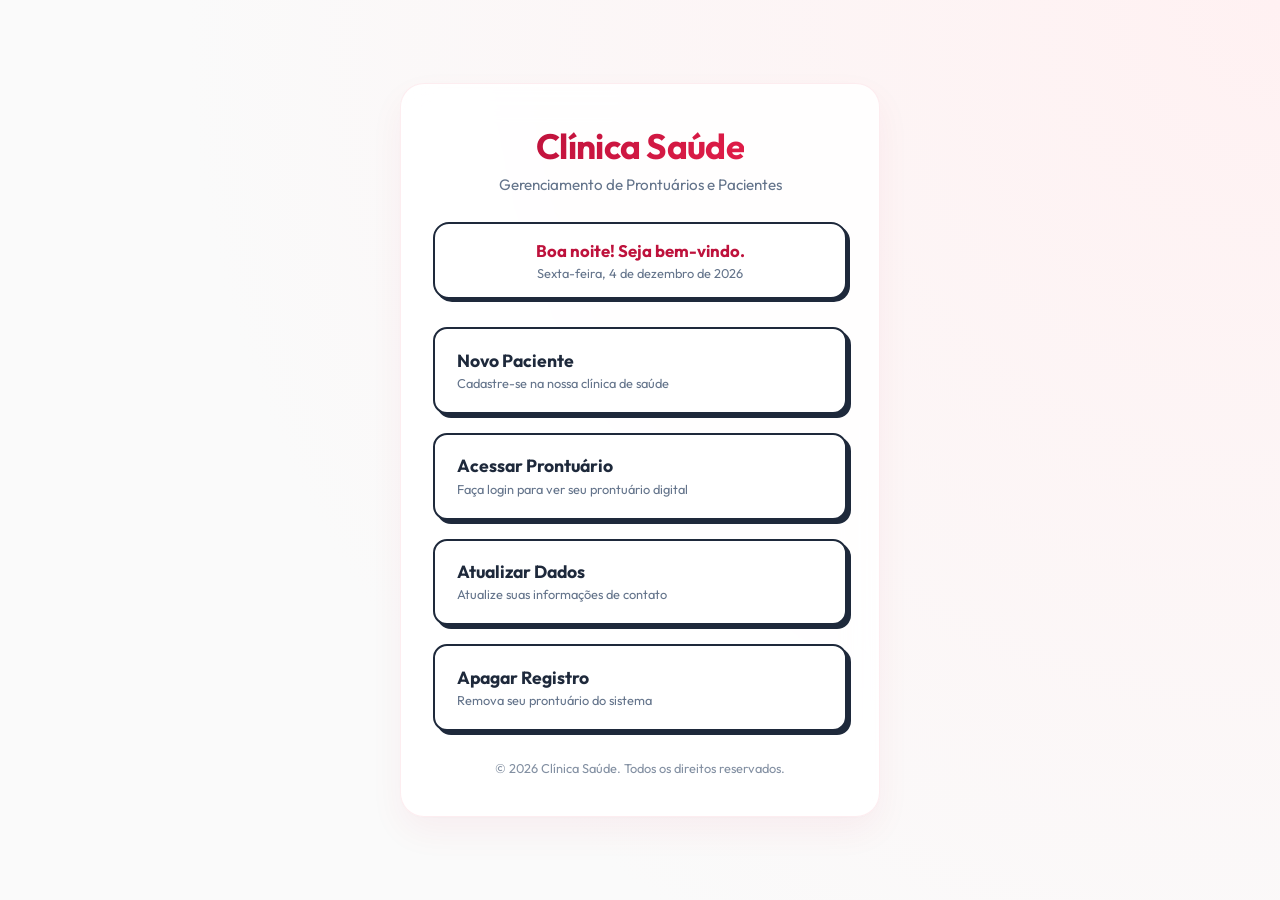
<file: servidorSaude/static/index.html>
<!DOCTYPE html>
<html lang="pt-br">
<head>
    <meta charset="UTF-8">
    <meta name="viewport" content="width=device-width, initial-scale=1.0">
    <title>Clínica Saúde - Portal do Paciente</title>
    <link href="https://fonts.googleapis.com/css2?family=Outfit:wght@300;400;600;700&display=swap" rel="stylesheet">
    <link rel="stylesheet" href="styles/index.style.css">
</head>
<body>
    <main id="container">
        <header class="portal-header">
            <h1>Clínica Saúde</h1>
            <p>Gerenciamento de Prontuários e Pacientes</p>
        </header>

        <div id="greeting-widget" class="greeting-box">
            <span id="greeting-text">Olá! Seja bem-vindo.</span>
            <span id="greeting-date">Carregando data...</span>
        </div>

        <section class="menu-container">
            <nav class="navigation-list">
                <a href="/forms/createPatient.html" class="menu-card" id="btn-create">
                    <span class="card-title">Novo Paciente</span>
                    <span class="card-desc">Cadastre-se na nossa clínica de saúde</span>
                </a>
                
                <a href="/forms/login.html" class="menu-card" id="btn-login">
                    <span class="card-title">Acessar Prontuário</span>
                    <span class="card-desc">Faça login para ver seu prontuário digital</span>
                </a>
                
                <a href="/forms/updatePatient.html" class="menu-card" id="btn-update">
                    <span class="card-title">Atualizar Dados</span>
                    <span class="card-desc">Atualize suas informações de contato</span>
                </a>
                
                <a href="/forms/deletePatient.html" class="menu-card" id="btn-delete">
                    <span class="card-title">Apagar Registro</span>
                    <span class="card-desc">Remova seu prontuário do sistema</span>
                </a>
            </nav>
        </section>
        
        <footer class="portal-footer">
            <p>&copy; 2026 Clínica Saúde. Todos os direitos reservados.</p>
        </footer>
    </main>
    <script>
        function updateGreeting() {
            const now = new Date();
            const hour = now.getHours();
            let greeting = "Olá! Seja bem-vindo.";
            
            if (hour >= 5 && hour < 12) {
                greeting = "Bom dia! Seja bem-vindo.";
            } else if (hour >= 12 && hour < 18) {
                greeting = "Boa tarde! Seja bem-vindo.";
            } else {
                greeting = "Boa noite! Seja bem-vindo.";
            }
            
            const options = { weekday: 'long', year: 'numeric', month: 'long', day: 'numeric' };
            const formattedDate = now.toLocaleDateString('pt-BR', options);
            
            document.getElementById('greeting-text').textContent = greeting;
            document.getElementById('greeting-date').textContent = formattedDate.charAt(0).toUpperCase() + formattedDate.slice(1);
        }
        updateGreeting();
    </script>
</body>
</html>
</file>
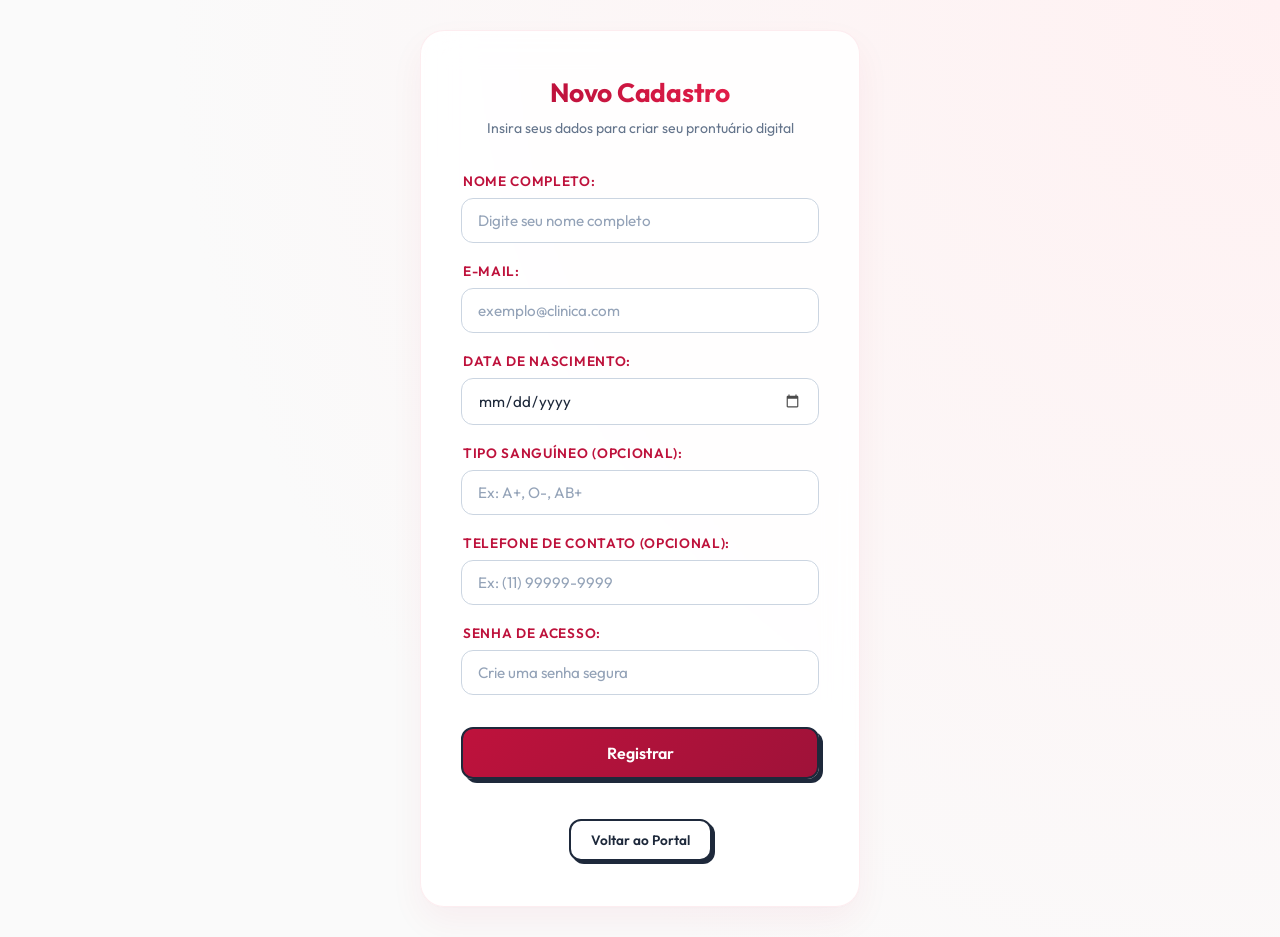
<file: servidorSaude/static/forms/createPatient.html>
<!DOCTYPE html>
<html lang="pt-br">
<head>
    <meta charset="UTF-8">
    <meta name="viewport" content="width=device-width, initial-scale=1.0">
    <title>Clínica Saúde - Cadastro de Paciente</title>
    <link href="https://fonts.googleapis.com/css2?family=Outfit:wght@300;400;600;700&display=swap" rel="stylesheet">
    <link rel="stylesheet" href="../styles/createPatient.style.css">
</head>
<body>
    <div id="container">
        <header class="form-header">
            <h3>Novo Cadastro</h3>
            <p>Insira seus dados para criar seu prontuário digital</p>
        </header>

        <form method="POST" action="/create">
            <div class="input-group">
                <label for="name">Nome Completo:</label>
                <input id="name" name="name" placeholder="Digite seu nome completo" type="text" required autocomplete="name">
            </div>
            
            <div class="input-group">
                <label for="email">E-mail:</label>
                <input id="email" name="email" placeholder="exemplo@clinica.com" type="email" required autocomplete="email">
            </div>
            
            <div class="input-group">
                <label for="bornDate">Data de Nascimento:</label>
                <input id="bornDate" name="birthDate" type="date" required>
            </div>

            <div class="input-group">
                <label for="bloodType">Tipo Sanguíneo (Opcional):</label>
                <input id="bloodType" name="bloodType" placeholder="Ex: A+, O-, AB+" type="text" maxlength="3" oninput="this.value = this.value.toUpperCase().replace(/[^ABO\+\-]/g, '')">
            </div>

            <div class="input-group">
                <label for="phone">Telefone de Contato (Opcional):</label>
                <input id="phone" name="phone" placeholder="Ex: (11) 99999-9999" type="tel" autocomplete="tel" oninput="maskPhone(this)" maxlength="15">
            </div>
            
            <div class="input-group">
                <label for="password">Senha de Acesso:</label>
                <input id="password" name="password" placeholder="Crie uma senha segura" type="password" required autocomplete="new-password">
            </div>

            <button type="submit" class="btn-submit">
                <span>Registrar</span>
            </button>
        </form>

        <a href="/index.html" class="link-back">Voltar ao Portal</a>
    </div>
    <script>
        function maskPhone(input) {
            let v = input.value.replace(/\D/g, "");
            if (v.length > 11) v = v.slice(0, 11);
            if (v.length === 0) {
                input.value = "";
            } else if (v.length <= 2) {
                input.value = "(" + v;
            } else if (v.length <= 6) {
                input.value = "(" + v.slice(0, 2) + ") " + v.slice(2);
            } else if (v.length <= 10) {
                input.value = "(" + v.slice(0, 2) + ") " + v.slice(2, 6) + "-" + v.slice(6);
            } else {
                input.value = "(" + v.slice(0, 2) + ") " + v.slice(2, 7) + "-" + v.slice(7);
            }
        }
    </script>
</body>
</html>
</file>
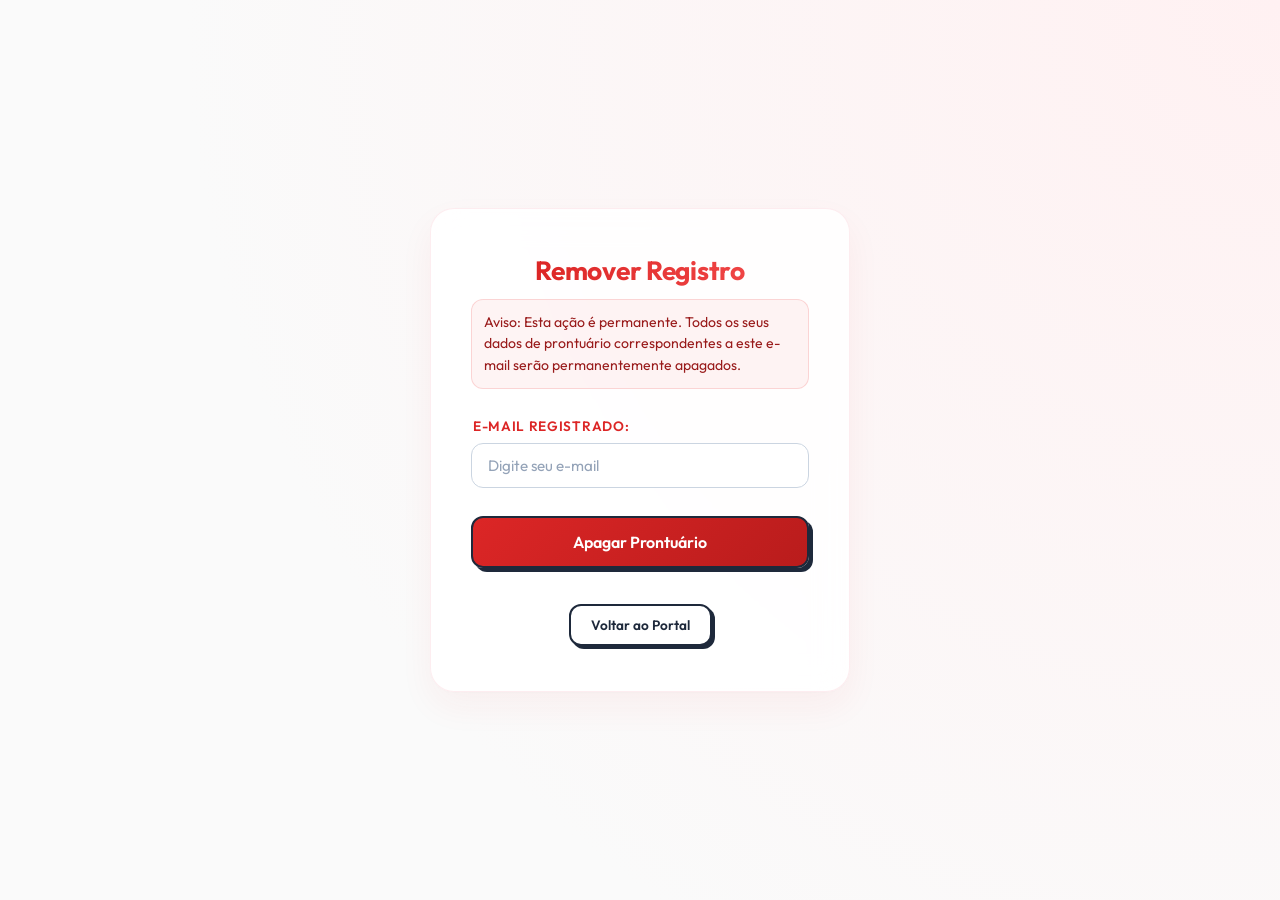
<file: servidorSaude/static/forms/deletePatient.html>
<!DOCTYPE html>
<html lang="pt-br">
<head>
    <meta charset="UTF-8">
    <meta name="viewport" content="width=device-width, initial-scale=1.0">
    <title>Clínica Saúde - Excluir Prontuário</title>
    <link href="https://fonts.googleapis.com/css2?family=Outfit:wght@300;400;600;700&display=swap" rel="stylesheet">
    <link rel="stylesheet" href="../styles/deletePatient.style.css">
</head>
<body>
    <div id="container">
        <header class="form-header">
            <h3>Remover Registro</h3>
            <p class="warning-text">Aviso: Esta ação é permanente. Todos os seus dados de prontuário correspondentes a este e-mail serão permanentemente apagados.</p>
        </header>

        <form method="POST" action="/delete">
            <div class="input-group">
                <label for="email">E-mail Registrado:</label>
                <input id="email" name="email" placeholder="Digite seu e-mail" type="email" required autocomplete="email">
            </div>

            <button type="submit" class="btn-submit">
                <span>Apagar Prontuário</span>
            </button>
        </form>

        <a href="/index.html" class="link-back">Voltar ao Portal</a>
    </div>
</body>
</html>
</file>
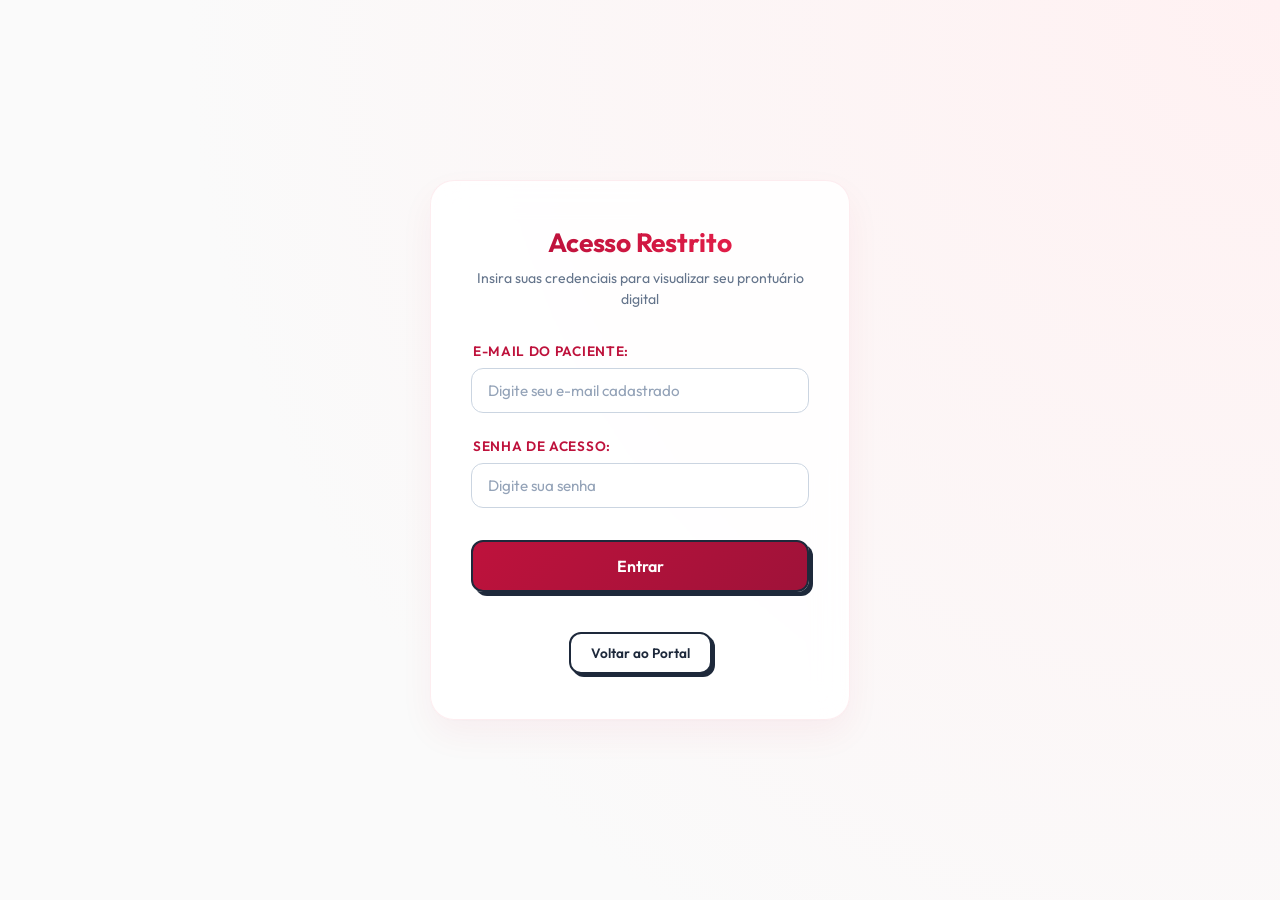
<file: servidorSaude/static/forms/login.html>
<!DOCTYPE html>
<html lang="pt-br">
<head>
    <meta charset="UTF-8">
    <meta name="viewport" content="width=device-width, initial-scale=1.0">
    <title>Clínica Saúde - Acesso ao Prontuário</title>
    <link href="https://fonts.googleapis.com/css2?family=Outfit:wght@300;400;600;700&display=swap" rel="stylesheet">
    <link rel="stylesheet" href="../styles/login.style.css">
</head>
<body>
    <div id="container">
        <header class="form-header">
            <h3>Acesso Restrito</h3>
            <p>Insira suas credenciais para visualizar seu prontuário digital</p>
        </header>

        <form method="POST" action="/login">
            <div class="input-group">
                <label for="email">E-mail do Paciente:</label>
                <input id="email" name="email" placeholder="Digite seu e-mail cadastrado" type="email" required autocomplete="email">
            </div>
            
            <div class="input-group">
                <label for="password">Senha de Acesso:</label>
                <input id="password" name="password" placeholder="Digite sua senha" type="password" required autocomplete="current-password">
            </div>

            <button type="submit" class="btn-submit">
                <span>Entrar</span>
            </button>
        </form>

        <a href="/index.html" class="link-back">Voltar ao Portal</a>
    </div>
</body>
</html>
</file>
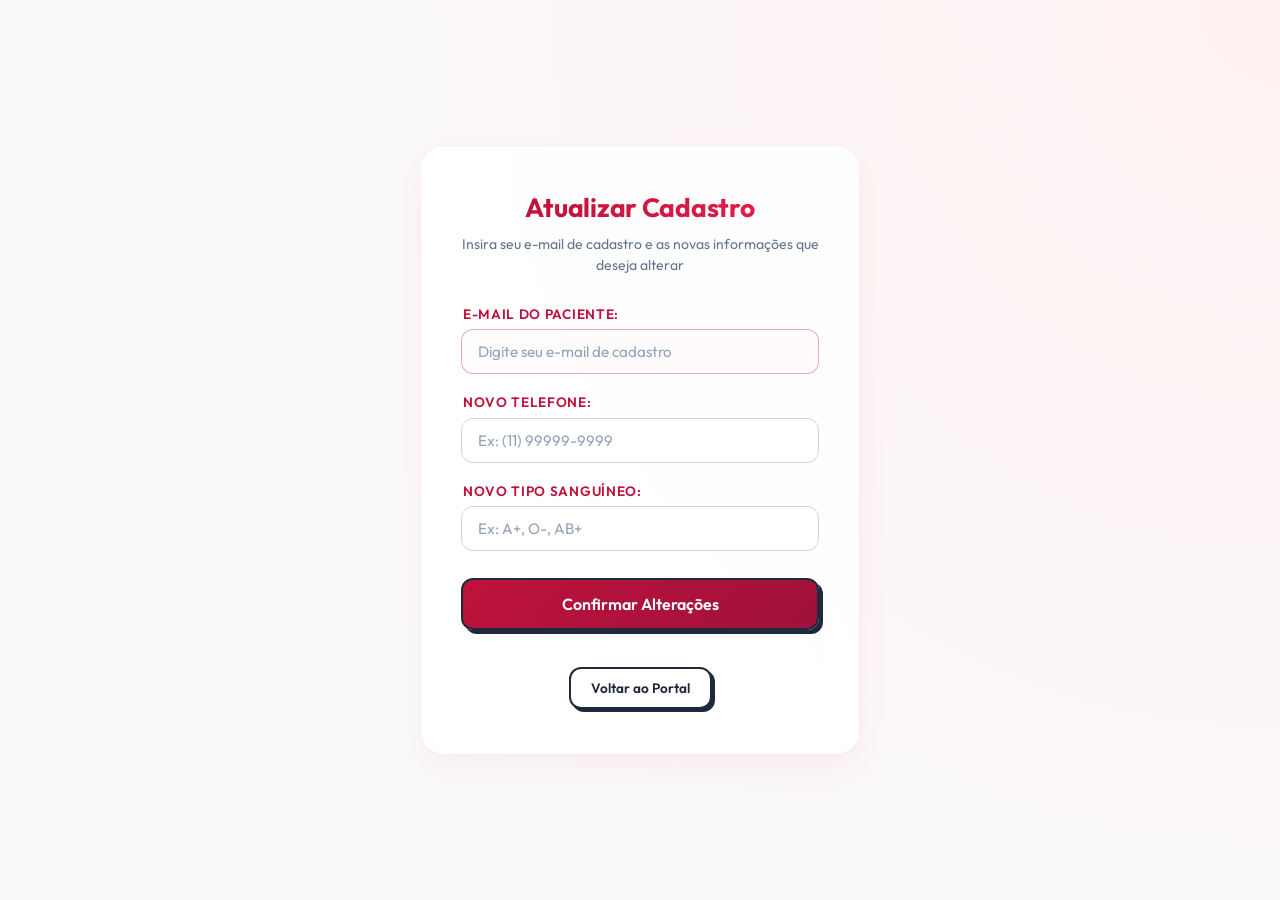
<file: servidorSaude/static/forms/updatePatient.html>
<!DOCTYPE html>
<html lang="pt-br">
<head>
    <meta charset="UTF-8">
    <meta name="viewport" content="width=device-width, initial-scale=1.0">
    <title>Clínica Saúde - Atualizar Dados</title>
    <link href="https://fonts.googleapis.com/css2?family=Outfit:wght@300;400;600;700&display=swap" rel="stylesheet">
    <link rel="stylesheet" href="../styles/updatePatient.style.css">
</head>
<body>
    <div id="container">
        <header class="form-header">
            <h3>Atualizar Cadastro</h3>
            <p>Insira seu e-mail de cadastro e as novas informações que deseja alterar</p>
        </header>

        <form method="POST" action="/update">
            <div class="input-group highlight">
                <label for="currentEmail">E-mail do Paciente:</label>
                <input id="currentEmail" name="currentEmail" placeholder="Digite seu e-mail de cadastro" type="email" required autocomplete="email">
            </div>

            <div class="input-group">
                <label for="phone">Novo Telefone:</label>
                <input id="phone" name="phone" placeholder="Ex: (11) 99999-9999" type="tel" oninput="maskPhone(this)" maxlength="15">
            </div>

            <div class="input-group">
                <label for="bloodType">Novo Tipo Sanguíneo:</label>
                <input id="bloodType" name="bloodType" placeholder="Ex: A+, O-, AB+" type="text" maxlength="3" oninput="this.value = this.value.toUpperCase().replace(/[^ABO\+\-]/g, '')">
            </div>

            <button type="submit" class="btn-submit">
                <span>Confirmar Alterações</span>
            </button>
        </form>

        <a href="/index.html" class="link-back">Voltar ao Portal</a>
    </div>
    <script>
        function maskPhone(input) {
            let v = input.value.replace(/\D/g, "");
            if (v.length > 11) v = v.slice(0, 11);
            if (v.length === 0) {
                input.value = "";
            } else if (v.length <= 2) {
                input.value = "(" + v;
            } else if (v.length <= 6) {
                input.value = "(" + v.slice(0, 2) + ") " + v.slice(2);
            } else if (v.length <= 10) {
                input.value = "(" + v.slice(0, 2) + ") " + v.slice(2, 6) + "-" + v.slice(6);
            } else {
                input.value = "(" + v.slice(0, 2) + ") " + v.slice(2, 7) + "-" + v.slice(7);
            }
        }
    </script>
</body>
</html>
</file>
<file: servidorSaude/static/styles/index.style.css>
:root {
    --bg-gradient: radial-gradient(circle at top right, #fff1f2 0%, #fafafa 70%);
    --card-bg: rgba(255, 255, 255, 0.88);
    --border-color: rgba(225, 29, 72, 0.08);
    --border-clickable: 2px solid #1e293b; /* borda preta bem contrastante e elegante */
    --accent-red: #be123c;
    --accent-glow: #e11d48;
    --text-primary: #1e293b;
    --text-secondary: #64748b;
    --shadow-soft: 0 15px 35px rgba(190, 18, 60, 0.05), 0 1px 3px rgba(0, 0, 0, 0.02);
}

* {
    box-sizing: border-box;
    padding: 0;
    margin: 0;
    font-family: 'Outfit', sans-serif;
    transition: all 0.2s cubic-bezier(0.4, 0, 0.2, 1);
}

body {
    background: var(--bg-gradient);
    color: var(--text-primary);
    min-height: 100vh;
    display: flex;
    justify-content: center;
    align-items: center;
    padding: 20px;
}

#container {
    background: var(--card-bg);
    border: 1px solid var(--border-color);
    backdrop-filter: blur(16px);
    -webkit-backdrop-filter: blur(16px);
    box-shadow: var(--shadow-soft);
    padding: 2.5rem 2rem;
    border-radius: 24px;
    width: 100%;
    max-width: 480px;
    display: flex;
    flex-direction: column;
    gap: 1.8rem;
    align-items: center;
    animation: slideUp 0.6s cubic-bezier(0.16, 1, 0.3, 1);
    text-align: center;
}

@keyframes slideUp {
    from { opacity: 0; transform: translateY(30px); }
    to { opacity: 1; transform: translateY(0); }
}

/* Header Styles */
.portal-header {
    display: flex;
    flex-direction: column;
    align-items: center;
    gap: 0.4rem;
}

.portal-header h1 {
    font-size: 2.2rem;
    font-weight: 700;
    background: linear-gradient(135deg, var(--accent-red), var(--accent-glow));
    -webkit-background-clip: text;
    -webkit-text-fill-color: transparent;
    letter-spacing: -0.02em;
}

.portal-header p {
    color: var(--text-secondary);
    font-size: 0.95rem;
    font-weight: 400;
}

/* Greeting Widget */
.greeting-box {
    background: #ffffff;
    border: var(--border-clickable);
    padding: 1rem 1.5rem;
    border-radius: 16px;
    display: flex;
    flex-direction: column;
    gap: 0.2rem;
    width: 100%;
    box-shadow: 3px 3px 0px #1e293b;
}

#greeting-text {
    font-size: 1.05rem;
    font-weight: 700;
    color: var(--accent-red);
}

#greeting-date {
    font-size: 0.8rem;
    color: var(--text-secondary);
    font-weight: 400;
}

/* Menu Section */
.menu-container {
    width: 100%;
    display: flex;
    flex-direction: column;
}

.navigation-list {
    display: flex;
    flex-direction: column;
    gap: 1.2rem;
    width: 100%;
}

/* Glassmorphic Clickable Menu Button with Black Border */
.menu-card {
    background: #ffffff;
    border: var(--border-clickable);
    padding: 1.2rem 1.4rem;
    border-radius: 14px;
    text-decoration: none;
    display: flex;
    flex-direction: column;
    align-items: flex-start;
    gap: 0.2rem;
    box-shadow: 4px 4px 0px #1e293b;
    cursor: pointer;
    text-align: left;
    width: 100%;
}

.menu-card:hover {
    transform: translate(-3px, -3px);
    box-shadow: 7px 7px 0px #1e293b;
    background: #fff1f2; /* leve tom rosado ao passar o mouse */
    border-color: var(--accent-glow);
}

.menu-card:active {
    transform: translate(2px, 2px);
    box-shadow: 2px 2px 0px #1e293b;
}

.card-title {
    color: var(--text-primary);
    font-size: 1.1rem;
    font-weight: 700;
}

.card-desc {
    color: var(--text-secondary);
    font-size: 0.8rem;
    font-weight: 400;
    line-height: 1.4;
}

/* Footer */
.portal-footer {
    color: var(--text-secondary);
    font-size: 0.8rem;
    font-weight: 400;
    opacity: 0.8;
}
</file>
<file: servidorSaude/static/styles/createPatient.style.css>
:root {
    --bg-gradient: radial-gradient(circle at top right, #fff1f2 0%, #fafafa 70%);
    --card-bg: rgba(255, 255, 255, 0.88);
    --border-color: rgba(225, 29, 72, 0.08);
    --accent-red: #be123c; /* Vermelho carmim profundo, elegante */
    --accent-glow: #e11d48; /* Vermelho cereja vibrante */
    --text-primary: #1e293b; /* Slate escuro */
    --text-secondary: #64748b; /* Slate cinza */
    --input-bg: #ffffff;
    --input-border: #cbd5e1;
    --shadow-soft: 0 15px 35px rgba(190, 18, 60, 0.05), 0 1px 3px rgba(0, 0, 0, 0.02);
}

* {
    box-sizing: border-box;
    padding: 0;
    margin: 0;
    font-family: 'Outfit', sans-serif;
}

body {
    background: var(--bg-gradient);
    min-height: 100vh;
    display: flex;
    align-items: center;
    justify-content: center;
    padding: 30px 20px;
    color: var(--text-primary);
}

#container {
    background: var(--card-bg);
    border: 1px solid var(--border-color);
    backdrop-filter: blur(16px);
    -webkit-backdrop-filter: blur(16px);
    box-shadow: var(--shadow-soft);
    padding: 2.8rem 2.5rem;
    border-radius: 24px;
    width: 100%;
    max-width: 440px;
    display: flex;
    flex-direction: column;
    gap: 2rem;
    align-items: center;
    animation: slideUp 0.6s cubic-bezier(0.16, 1, 0.3, 1);
}

@keyframes slideUp {
    from { opacity: 0; transform: translateY(30px); }
    to { opacity: 1; transform: translateY(0); }
}

.form-header {
    text-align: center;
    display: flex;
    flex-direction: column;
    align-items: center;
    gap: 0.6rem;
}

.header-icon {
    font-size: 2.5rem;
    filter: drop-shadow(0 0 10px rgba(225, 29, 72, 0.2));
}

.form-header h3 {
    font-size: 1.65rem;
    font-weight: 700;
    background: linear-gradient(to right, var(--accent-red), var(--accent-glow));
    -webkit-background-clip: text;
    -webkit-text-fill-color: transparent;
    letter-spacing: -0.01em;
}

.form-header p {
    color: var(--text-secondary);
    font-size: 0.88rem;
    font-weight: 400;
    line-height: 1.5;
}

form {
    width: 100%;
    display: flex;
    flex-direction: column;
    gap: 1.2rem;
}

.input-group {
    width: 100%;
    display: flex;
    flex-direction: column;
    gap: 0.5rem;
}

.input-group label {
    font-size: 0.85rem;
    font-weight: 600;
    color: var(--accent-red);
    text-transform: uppercase;
    letter-spacing: 0.05em;
    padding-left: 2px;
}

.input-group input {
    background: var(--input-bg);
    border: 1px solid var(--input-border);
    border-radius: 12px;
    padding: 12px 16px;
    font-size: 0.95rem;
    color: var(--text-primary);
    outline: none;
    transition: all 0.3s cubic-bezier(0.4, 0, 0.2, 1);
}

.input-group input::placeholder {
    color: #94a3b8;
}

.input-group input:focus {
    border-color: var(--accent-glow);
    background: #ffffff;
    box-shadow: 0 0 0 3px rgba(225, 29, 72, 0.08), 0 4px 10px rgba(225, 29, 72, 0.05);
    transform: translateY(-1px);
}

/* Custom styles for calendar picker */
.input-group input[type="date"]::-webkit-calendar-picker-indicator {
    cursor: pointer;
    opacity: 0.7;
    transition: opacity 0.2s;
}

.input-group input[type="date"]::-webkit-calendar-picker-indicator:hover {
    opacity: 1;
}

.btn-submit {
    background: linear-gradient(135deg, var(--accent-red) 0%, #9f1239 100%);
    border: 2px solid #1e293b;
    padding: 14px;
    border-radius: 12px;
    color: white;
    font-size: 1rem;
    font-weight: 600;
    cursor: pointer;
    box-shadow: 4px 4px 0px #1e293b;
    transition: all 0.2s cubic-bezier(0.4, 0, 0.2, 1);
    margin-top: 0.8rem;
    display: flex;
    align-items: center;
    justify-content: center;
}

.btn-submit:hover {
    transform: translate(-3px, -3px);
    box-shadow: 7px 7px 0px #1e293b;
    background: linear-gradient(135deg, var(--accent-glow) 0%, var(--accent-red) 100%);
}

.btn-submit:active {
    transform: translate(2px, 2px);
    box-shadow: 2px 2px 0px #1e293b;
}

.link-back {
    display: inline-block;
    border: 2px solid #1e293b;
    background: #ffffff;
    color: var(--text-primary);
    padding: 10px 20px;
    border-radius: 12px;
    text-decoration: none;
    font-weight: 600;
    font-size: 0.85rem;
    box-shadow: 3px 3px 0px #1e293b;
    transition: all 0.2s ease-in-out;
    margin-top: 0.5rem;
}

.link-back:hover {
    transform: translate(-2px, -2px);
    box-shadow: 5px 5px 0px #1e293b;
    background: #fff1f2;
    color: var(--accent-red);
}

.link-back:active {
    transform: translate(1px, 1px);
    box-shadow: 2px 2px 0px #1e293b;
}
</file>
<file: servidorSaude/static/styles/deletePatient.style.css>
:root {
    --bg-gradient: radial-gradient(circle at top right, #fff1f2 0%, #fafafa 70%);
    --card-bg: rgba(255, 255, 255, 0.88);
    --border-color: rgba(225, 29, 72, 0.08);
    --accent-red: #dc2626; /* Vermelho escarlate de aviso */
    --accent-glow: #ef4444; /* Vermelho vibrante de alerta */
    --text-primary: #1e293b; /* Slate escuro */
    --text-secondary: #64748b; /* Slate cinza */
    --input-bg: #ffffff;
    --input-border: #cbd5e1;
    --shadow-soft: 0 15px 35px rgba(220, 38, 38, 0.05), 0 1px 3px rgba(0, 0, 0, 0.02);
}

* {
    box-sizing: border-box;
    padding: 0;
    margin: 0;
    font-family: 'Outfit', sans-serif;
}

body {
    background: var(--bg-gradient);
    min-height: 100vh;
    display: flex;
    align-items: center;
    justify-content: center;
    padding: 20px;
    color: var(--text-primary);
}

#container {
    background: var(--card-bg);
    border: 1px solid var(--border-color);
    backdrop-filter: blur(16px);
    -webkit-backdrop-filter: blur(16px);
    box-shadow: var(--shadow-soft);
    padding: 2.8rem 2.5rem;
    border-radius: 24px;
    width: 100%;
    max-width: 420px;
    display: flex;
    flex-direction: column;
    gap: 1.8rem;
    align-items: center;
    animation: slideUp 0.6s cubic-bezier(0.16, 1, 0.3, 1);
}

@keyframes slideUp {
    from { opacity: 0; transform: translateY(30px); }
    to { opacity: 1; transform: translateY(0); }
}

.form-header {
    text-align: center;
    display: flex;
    flex-direction: column;
    align-items: center;
    gap: 0.8rem;
}

.header-icon {
    font-size: 2.5rem;
    filter: drop-shadow(0 0 12px rgba(239, 68, 68, 0.25));
}

.form-header h3 {
    font-size: 1.65rem;
    font-weight: 700;
    background: linear-gradient(to right, var(--accent-red), var(--accent-glow));
    -webkit-background-clip: text;
    -webkit-text-fill-color: transparent;
    letter-spacing: -0.01em;
}

.warning-text {
    color: #991b1b;
    background: rgba(239, 68, 68, 0.06);
    border: 1px solid rgba(239, 68, 68, 0.18);
    padding: 12px;
    border-radius: 12px;
    font-size: 0.88rem;
    font-weight: 400;
    line-height: 1.5;
    text-align: left;
}

form {
    width: 100%;
    display: flex;
    flex-direction: column;
    gap: 1.2rem;
}

.input-group {
    width: 100%;
    display: flex;
    flex-direction: column;
    gap: 0.5rem;
}

.input-group label {
    font-size: 0.85rem;
    font-weight: 600;
    color: var(--accent-red);
    text-transform: uppercase;
    letter-spacing: 0.05em;
    padding-left: 2px;
}

.input-group input {
    background: var(--input-bg);
    border: 1px solid var(--input-border);
    border-radius: 12px;
    padding: 12px 16px;
    font-size: 0.95rem;
    color: var(--text-primary);
    outline: none;
    transition: all 0.3s cubic-bezier(0.4, 0, 0.2, 1);
}

.input-group input::placeholder {
    color: #94a3b8;
}

.input-group input:focus {
    border-color: var(--accent-glow);
    background: #ffffff;
    box-shadow: 0 0 0 3px rgba(239, 68, 68, 0.08), 0 4px 10px rgba(239, 68, 68, 0.05);
    transform: translateY(-1px);
}

.btn-submit {
    background: linear-gradient(135deg, var(--accent-red) 0%, #b91c1c 100%);
    border: 2px solid #1e293b;
    padding: 14px;
    border-radius: 12px;
    color: white;
    font-size: 1rem;
    font-weight: 600;
    cursor: pointer;
    box-shadow: 4px 4px 0px #1e293b;
    transition: all 0.2s cubic-bezier(0.4, 0, 0.2, 1);
    margin-top: 0.5rem;
    display: flex;
    align-items: center;
    justify-content: center;
}

.btn-submit:hover {
    transform: translate(-3px, -3px);
    box-shadow: 7px 7px 0px #1e293b;
    background: linear-gradient(135deg, var(--accent-glow) 0%, var(--accent-red) 100%);
}

.btn-submit:active {
    transform: translate(2px, 2px);
    box-shadow: 2px 2px 0px #1e293b;
}

.link-back {
    display: inline-block;
    border: 2px solid #1e293b;
    background: #ffffff;
    color: var(--text-primary);
    padding: 10px 20px;
    border-radius: 12px;
    text-decoration: none;
    font-weight: 600;
    font-size: 0.85rem;
    box-shadow: 3px 3px 0px #1e293b;
    transition: all 0.2s ease-in-out;
    margin-top: 0.5rem;
}

.link-back:hover {
    transform: translate(-2px, -2px);
    box-shadow: 5px 5px 0px #1e293b;
    background: #fff1f2;
    color: var(--accent-red);
}

.link-back:active {
    transform: translate(1px, 1px);
    box-shadow: 2px 2px 0px #1e293b;
}
</file>
<file: servidorSaude/static/styles/login.style.css>
:root {
    --bg-gradient: radial-gradient(circle at top right, #fff1f2 0%, #fafafa 70%);
    --card-bg: rgba(255, 255, 255, 0.88);
    --border-color: rgba(225, 29, 72, 0.08);
    --accent-red: #be123c; /* Vermelho carmim profundo, elegante */
    --accent-glow: #e11d48; /* Vermelho cereja vibrante */
    --text-primary: #1e293b; /* Slate escuro */
    --text-secondary: #64748b; /* Slate cinza */
    --input-bg: #ffffff;
    --input-border: #cbd5e1;
    --shadow-soft: 0 15px 35px rgba(190, 18, 60, 0.05), 0 1px 3px rgba(0, 0, 0, 0.02);
}

* {
    box-sizing: border-box;
    padding: 0;
    margin: 0;
    font-family: 'Outfit', sans-serif;
}

body {
    background: var(--bg-gradient);
    min-height: 100vh;
    display: flex;
    align-items: center;
    justify-content: center;
    padding: 20px;
    color: var(--text-primary);
}

#container {
    background: var(--card-bg);
    border: 1px solid var(--border-color);
    backdrop-filter: blur(16px);
    -webkit-backdrop-filter: blur(16px);
    box-shadow: var(--shadow-soft);
    padding: 2.8rem 2.5rem;
    border-radius: 24px;
    width: 100%;
    max-width: 420px;
    display: flex;
    flex-direction: column;
    gap: 2rem;
    align-items: center;
    animation: slideUp 0.6s cubic-bezier(0.16, 1, 0.3, 1);
}

@keyframes slideUp {
    from { opacity: 0; transform: translateY(30px); }
    to { opacity: 1; transform: translateY(0); }
}

.form-header {
    text-align: center;
    display: flex;
    flex-direction: column;
    align-items: center;
    gap: 0.6rem;
}

.header-icon {
    font-size: 2.5rem;
    filter: drop-shadow(0 0 10px rgba(225, 29, 72, 0.2));
}

.form-header h3 {
    font-size: 1.65rem;
    font-weight: 700;
    background: linear-gradient(to right, var(--accent-red), var(--accent-glow));
    -webkit-background-clip: text;
    -webkit-text-fill-color: transparent;
    letter-spacing: -0.01em;
}

.form-header p {
    color: var(--text-secondary);
    font-size: 0.88rem;
    font-weight: 400;
    line-height: 1.5;
}

form {
    width: 100%;
    display: flex;
    flex-direction: column;
    gap: 1.5rem;
}

.input-group {
    width: 100%;
    display: flex;
    flex-direction: column;
    gap: 0.5rem;
}

.input-group label {
    font-size: 0.85rem;
    font-weight: 600;
    color: var(--accent-red);
    text-transform: uppercase;
    letter-spacing: 0.05em;
    padding-left: 2px;
}

.input-group input {
    background: var(--input-bg);
    border: 1px solid var(--input-border);
    border-radius: 12px;
    padding: 12px 16px;
    font-size: 0.95rem;
    color: var(--text-primary);
    outline: none;
    transition: all 0.3s cubic-bezier(0.4, 0, 0.2, 1);
}

.input-group input::placeholder {
    color: #94a3b8;
}

.input-group input:focus {
    border-color: var(--accent-glow);
    background: #ffffff;
    box-shadow: 0 0 0 3px rgba(225, 29, 72, 0.08), 0 4px 10px rgba(225, 29, 72, 0.05);
    transform: translateY(-1px);
}

.btn-submit {
    background: linear-gradient(135deg, var(--accent-red) 0%, #9f1239 100%);
    border: 2px solid #1e293b;
    padding: 14px;
    border-radius: 12px;
    color: white;
    font-size: 1rem;
    font-weight: 600;
    cursor: pointer;
    box-shadow: 4px 4px 0px #1e293b;
    transition: all 0.2s cubic-bezier(0.4, 0, 0.2, 1);
    margin-top: 0.5rem;
    display: flex;
    align-items: center;
    justify-content: center;
}

.btn-submit:hover {
    transform: translate(-3px, -3px);
    box-shadow: 7px 7px 0px #1e293b;
    background: linear-gradient(135deg, var(--accent-glow) 0%, var(--accent-red) 100%);
}

.btn-submit:active {
    transform: translate(2px, 2px);
    box-shadow: 2px 2px 0px #1e293b;
}

.link-back {
    display: inline-block;
    border: 2px solid #1e293b;
    background: #ffffff;
    color: var(--text-primary);
    padding: 10px 20px;
    border-radius: 12px;
    text-decoration: none;
    font-weight: 600;
    font-size: 0.85rem;
    box-shadow: 3px 3px 0px #1e293b;
    transition: all 0.2s ease-in-out;
    margin-top: 0.5rem;
}

.link-back:hover {
    transform: translate(-2px, -2px);
    box-shadow: 5px 5px 0px #1e293b;
    background: #fff1f2;
    color: var(--accent-red);
}

.link-back:active {
    transform: translate(1px, 1px);
    box-shadow: 2px 2px 0px #1e293b;
}
</file>
<file: servidorSaude/static/styles/updatePatient.style.css>
:root {
    --bg-gradient: radial-gradient(circle at top right, #fff1f2 0%, #fafafa 70%);
    --card-bg: rgba(255, 255, 255, 0.88);
    --border-color: rgba(225, 29, 72, 0.08);
    --accent-red: #be123c; /* Vermelho carmim profundo, elegante */
    --accent-glow: #e11d48; /* Vermelho cereja vibrante */
    --text-primary: #1e293b; /* Slate escuro */
    --text-secondary: #64748b; /* Slate cinza */
    --input-bg: #ffffff;
    --input-border: #cbd5e1;
    --shadow-soft: 0 15px 35px rgba(190, 18, 60, 0.05), 0 1px 3px rgba(0, 0, 0, 0.02);
}

* {
    box-sizing: border-box;
    padding: 0;
    margin: 0;
    font-family: 'Outfit', sans-serif;
}

body {
    background: var(--bg-gradient);
    min-height: 100vh;
    display: flex;
    align-items: center;
    justify-content: center;
    padding: 30px 20px;
    color: var(--text-primary);
}

#container {
    background: var(--card-bg);
    border: 1px solid var(--border-color);
    backdrop-filter: blur(16px);
    -webkit-backdrop-filter: blur(16px);
    box-shadow: var(--shadow-soft);
    padding: 2.8rem 2.5rem;
    border-radius: 24px;
    width: 100%;
    max-width: 440px;
    display: flex;
    flex-direction: column;
    gap: 1.8rem;
    align-items: center;
    animation: slideUp 0.6s cubic-bezier(0.16, 1, 0.3, 1);
}

@keyframes slideUp {
    from { opacity: 0; transform: translateY(30px); }
    to { opacity: 1; transform: translateY(0); }
}

.form-header {
    text-align: center;
    display: flex;
    flex-direction: column;
    align-items: center;
    gap: 0.6rem;
}

.header-icon {
    font-size: 2.5rem;
    filter: drop-shadow(0 0 10px rgba(225, 29, 72, 0.2));
}

.form-header h3 {
    font-size: 1.65rem;
    font-weight: 700;
    background: linear-gradient(to right, var(--accent-red), var(--accent-glow));
    -webkit-background-clip: text;
    -webkit-text-fill-color: transparent;
    letter-spacing: -0.01em;
}

.form-header p {
    color: var(--text-secondary);
    font-size: 0.88rem;
    font-weight: 400;
    line-height: 1.5;
}

form {
    width: 100%;
    display: flex;
    flex-direction: column;
    gap: 1.2rem;
}

.input-group {
    width: 100%;
    display: flex;
    flex-direction: column;
    gap: 0.4rem;
}

.input-group label {
    font-size: 0.85rem;
    font-weight: 600;
    color: var(--accent-red);
    text-transform: uppercase;
    letter-spacing: 0.05em;
    padding-left: 2px;
}

.input-group input {
    background: var(--input-bg);
    border: 1px solid var(--input-border);
    border-radius: 12px;
    padding: 12px 16px;
    font-size: 0.95rem;
    color: var(--text-primary);
    outline: none;
    transition: all 0.3s cubic-bezier(0.4, 0, 0.2, 1);
}

.input-group input::placeholder {
    color: #94a3b8;
}

.input-group input:focus {
    border-color: var(--accent-glow);
    background: #ffffff;
    box-shadow: 0 0 0 3px rgba(225, 29, 72, 0.08), 0 4px 10px rgba(225, 29, 72, 0.05);
    transform: translateY(-1px);
}

.input-group input[type="date"]::-webkit-calendar-picker-indicator {
    cursor: pointer;
    opacity: 0.7;
    transition: opacity 0.2s;
}

.input-group input[type="date"]::-webkit-calendar-picker-indicator:hover {
    opacity: 1;
}

/* Separator styling */
.separator {
    border: 0;
    height: 1px;
    background: linear-gradient(to right, transparent, rgba(225, 29, 72, 0.15), transparent);
    margin: 0.8rem 0;
}

/* Highlight section for verification inputs */
.input-group.highlight label {
    color: #be123c;
}

.input-group.highlight input {
    border-color: rgba(190, 18, 60, 0.35);
    background: rgba(225, 29, 72, 0.01);
}

.input-group.highlight input:focus {
    border-color: #be123c;
    box-shadow: 0 0 0 3px rgba(190, 18, 60, 0.12);
}

.btn-submit {
    background: linear-gradient(135deg, var(--accent-red) 0%, #9f1239 100%);
    border: 2px solid #1e293b;
    padding: 14px;
    border-radius: 12px;
    color: white;
    font-size: 1rem;
    font-weight: 600;
    cursor: pointer;
    box-shadow: 4px 4px 0px #1e293b;
    transition: all 0.2s cubic-bezier(0.4, 0, 0.2, 1);
    margin-top: 0.5rem;
    display: flex;
    align-items: center;
    justify-content: center;
}

.btn-submit:hover {
    transform: translate(-3px, -3px);
    box-shadow: 7px 7px 0px #1e293b;
    background: linear-gradient(135deg, var(--accent-glow) 0%, var(--accent-red) 100%);
}

.btn-submit:active {
    transform: translate(2px, 2px);
    box-shadow: 2px 2px 0px #1e293b;
}

.link-back {
    display: inline-block;
    border: 2px solid #1e293b;
    background: #ffffff;
    color: var(--text-primary);
    padding: 10px 20px;
    border-radius: 12px;
    text-decoration: none;
    font-weight: 600;
    font-size: 0.85rem;
    box-shadow: 3px 3px 0px #1e293b;
    transition: all 0.2s ease-in-out;
    margin-top: 0.5rem;
}

.link-back:hover {
    transform: translate(-2px, -2px);
    box-shadow: 5px 5px 0px #1e293b;
    background: #fff1f2;
    color: var(--accent-red);
}

.link-back:active {
    transform: translate(1px, 1px);
    box-shadow: 2px 2px 0px #1e293b;
}
</file>
